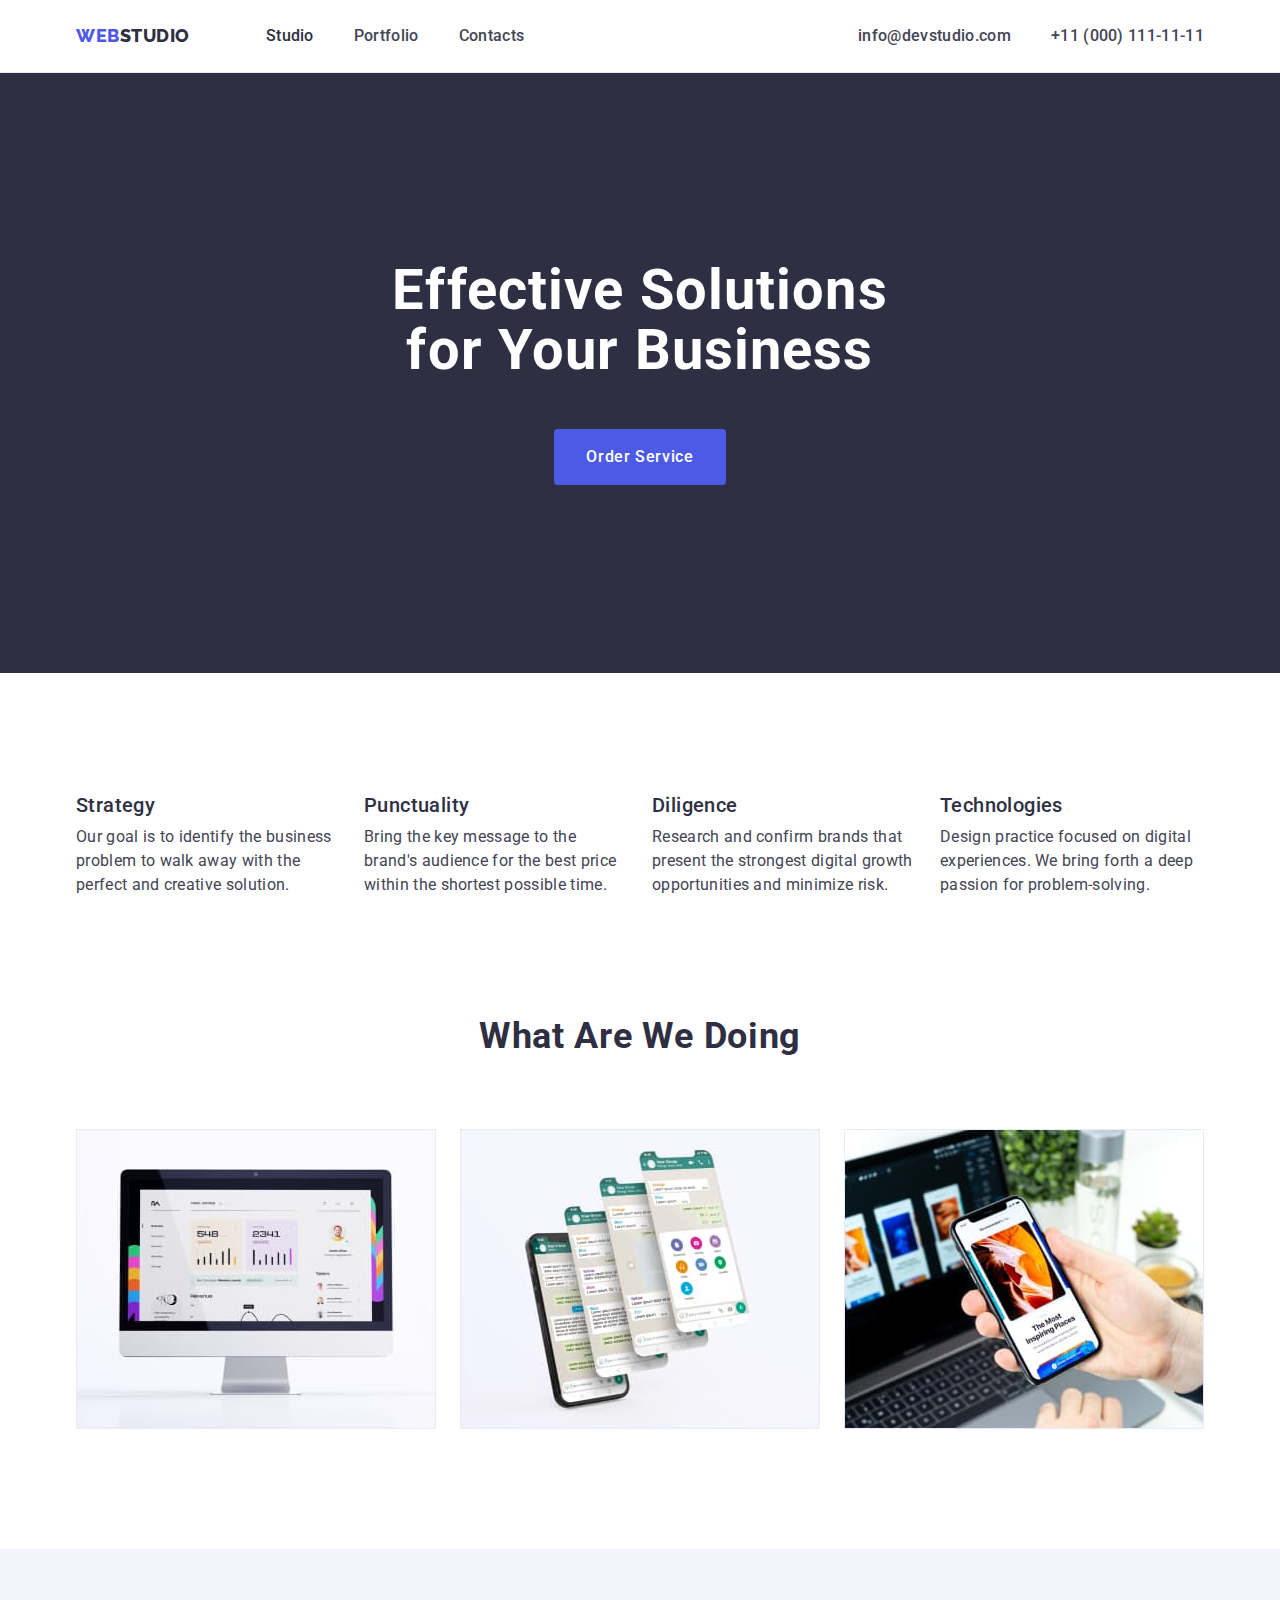
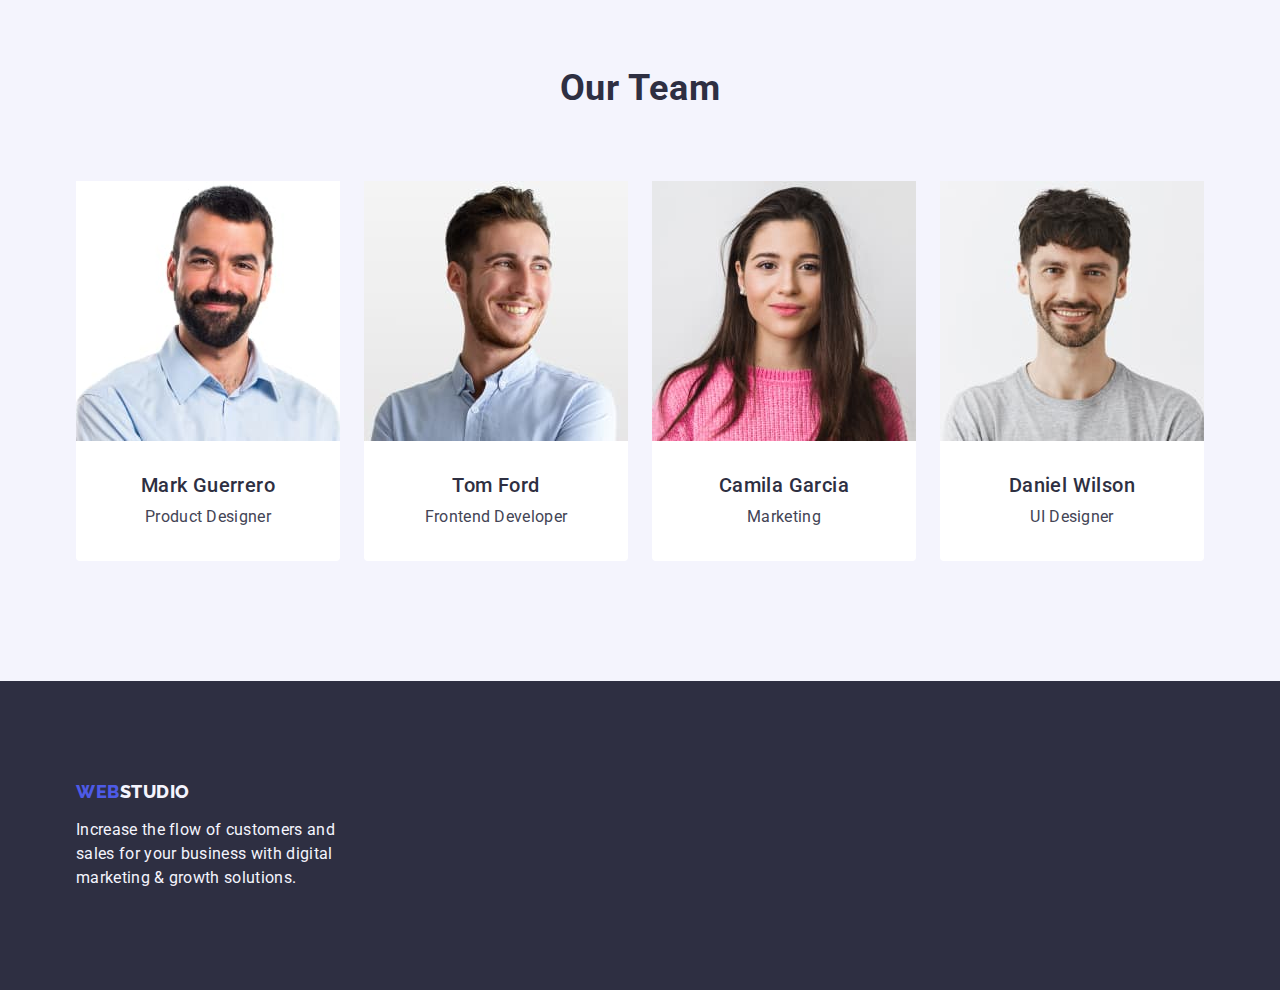
<file: index.html>
<!DOCTYPE html>
<html lang="en">
  <head>
    <meta charset="UTF-8" />
    <meta name="viewport" content="width=device-width, initial-scale=1.0" />
    <link rel="preconnect" href="https://fonts.googleapis.com" />
    <link rel="preconnect" href="https://fonts.gstatic.com" crossorigin />
    <link
      href="https://fonts.googleapis.com/css2?family=Raleway:wght@800&family=Roboto:wght@400;500;700;900&display=swap"
      rel="stylesheet"
    />
    <link rel="stylesheet" href="./css/modern-normalize.min.css" />
    <link rel="stylesheet" href="./css/styles.css" />
    <title>WebStudio</title>
  </head>

  <body>
    <header class="header">
      <div class="container header-container">
        <nav class="nav-container">
          <a href="./index.html" class="logo link">
            Web<span class="logo-text">Studio</span>
          </a>

          <ul class="nav-list list">
            <li class="nav-item">
              <a href="./index.html" class="nav-item-link link">Studio</a>
            </li>
            <li class="nav-item">
              <a href="./portfolio.html" class="nav-item-link link"
                >Portfolio</a
              >
            </li>
            <li class="nav-item">
              <a href="" class="nav-item-link link">Contacts</a>
            </li>
          </ul>
        </nav>
        <address class="address-container">
          <ul class="address-list list">
            <li class="address-item">
              <a href="mailto:info@devstudio.com" class="link"
                >info@devstudio.com</a
              >
            </li>
            <li class="address-item">
              <a href="tel:+110001111111" class="link">+11 (000) 111-11-11</a>
            </li>
          </ul>
        </address>
      </div>
    </header>

    <main>
      <section class="section-title">
        <div class="container">
          <h1 class="title">Effective Solutions for Your Business</h1>

          <button type="button" class="order-button">Order Service</button>
        </div>
      </section>

      <section class="section-features">
        <div class="container">
          <h2 class="visually-hidden features-title title-section">Feature</h2>

          <ul class="features-list list">
            <li class="features-item feature">
              <h3 class="feature-title">Strategy</h3>
              <p class="feature-text">
                Our goal is to identify the business problem to walk away with
                the perfect and creative solution.
              </p>
            </li>
            <li class="features-item feature">
              <h3 class="feature-title">Punctuality</h3>
              <p class="feature-text">
                Bring the key message to the brand's audience for the best price
                within the shortest possible time.
              </p>
            </li>
            <li class="features-item feature">
              <h3 class="feature-title">Diligence</h3>
              <p class="feature-text">
                Research and confirm brands that present the strongest digital
                growth opportunities and minimize risk.
              </p>
            </li>
            <li class="features-item feature">
              <h3 class="feature-title">Technologies</h3>
              <p class="feature-text">
                Design practice focused on digital experiences. We bring forth a
                deep passion for problem-solving.
              </p>
            </li>
          </ul>
        </div>
      </section>

      <section class="section-services">
        <div class="container">
          <h2 class="services-title title-section">What are we doing</h2>

          <ul class="services-list list">
            <li class="services-img">
              <img
                class="image"
                src="./images/ourWorks/laptop.jpg"
                alt="Monitor with an account"
                width="360"
                height="300"
              />
            </li>
            <li class="services-img">
              <img
                class="image"
                src="./images/ourWorks/phone.jpg"
                alt="Mobile phone with multiple screens"
                width="360"
                height="300"
              />
            </li>
            <li class="services-img">
              <img
                class="image"
                src="./images/ourWorks/laptop-phone.jpg"
                alt="Mobile phone on the background of the laptop"
                width="360"
                height="300"
              />
            </li>
          </ul>
        </div>
      </section>

      <section class="section-team">
        <div class="container">
          <h2 class="team-title title-section">Our Team</h2>

          <ul class="team-list list">
            <li class="team-item member">
              <img
                class="image"
                src="./images/ourTeams/markguerrero.jpg"
                alt="Photo of a person"
                width="264"
                height="260"
              />
              <div class="member-info">
                <h3 class="member-name">Mark Guerrero</h3>
                <p class="member-position">Product Designer</p>
              </div>
            </li>
            <li class="team-item member">
              <img
                class="image"
                src="./images/ourTeams/tomford.jpg"
                alt="Photo of a person"
                width="264"
                height="260"
              />
              <div class="member-info">
              <h3 class="member-name">Tom Ford</h3>
              <p class="member-position">Frontend Developer</p>
            </div>
            </li>
            <li class="team-item member">
              <img
                class="image"
                src="./images/ourTeams/camilagarcia.jpg"
                alt="Photo of a person"
                width="264"
                height="260"
              />
              <div class="member-info">
              <h3 class="member-name">Camila Garcia</h3>
              <p class="member-position">Marketing</p>
            </div>
            </li>
            <li class="team-item member">
              <img
                class="image"
                src="./images/ourTeams/danielwilson.jpg"
                alt="Photo of a person"
                width="264"
                height="260"
              />
              <div class="member-info">
              <h3 class="member-name">Daniel Wilson</h3>
              <p class="member-position">UI Designer</p>
            </div>
            </li>
          </ul>
        </div>
      </section>
    </main>

    <footer class="footer">
      <div class="container">
        <a href="./index.html" class="logo link">
          Web<span class="logo-text">Studio</span>
        </a>

        <p class="footer-text">
          Increase the flow of customers and sales for your business with
          digital marketing & growth solutions.
        </p>
      </div>
    </footer>
  </body>
</html>
</file>
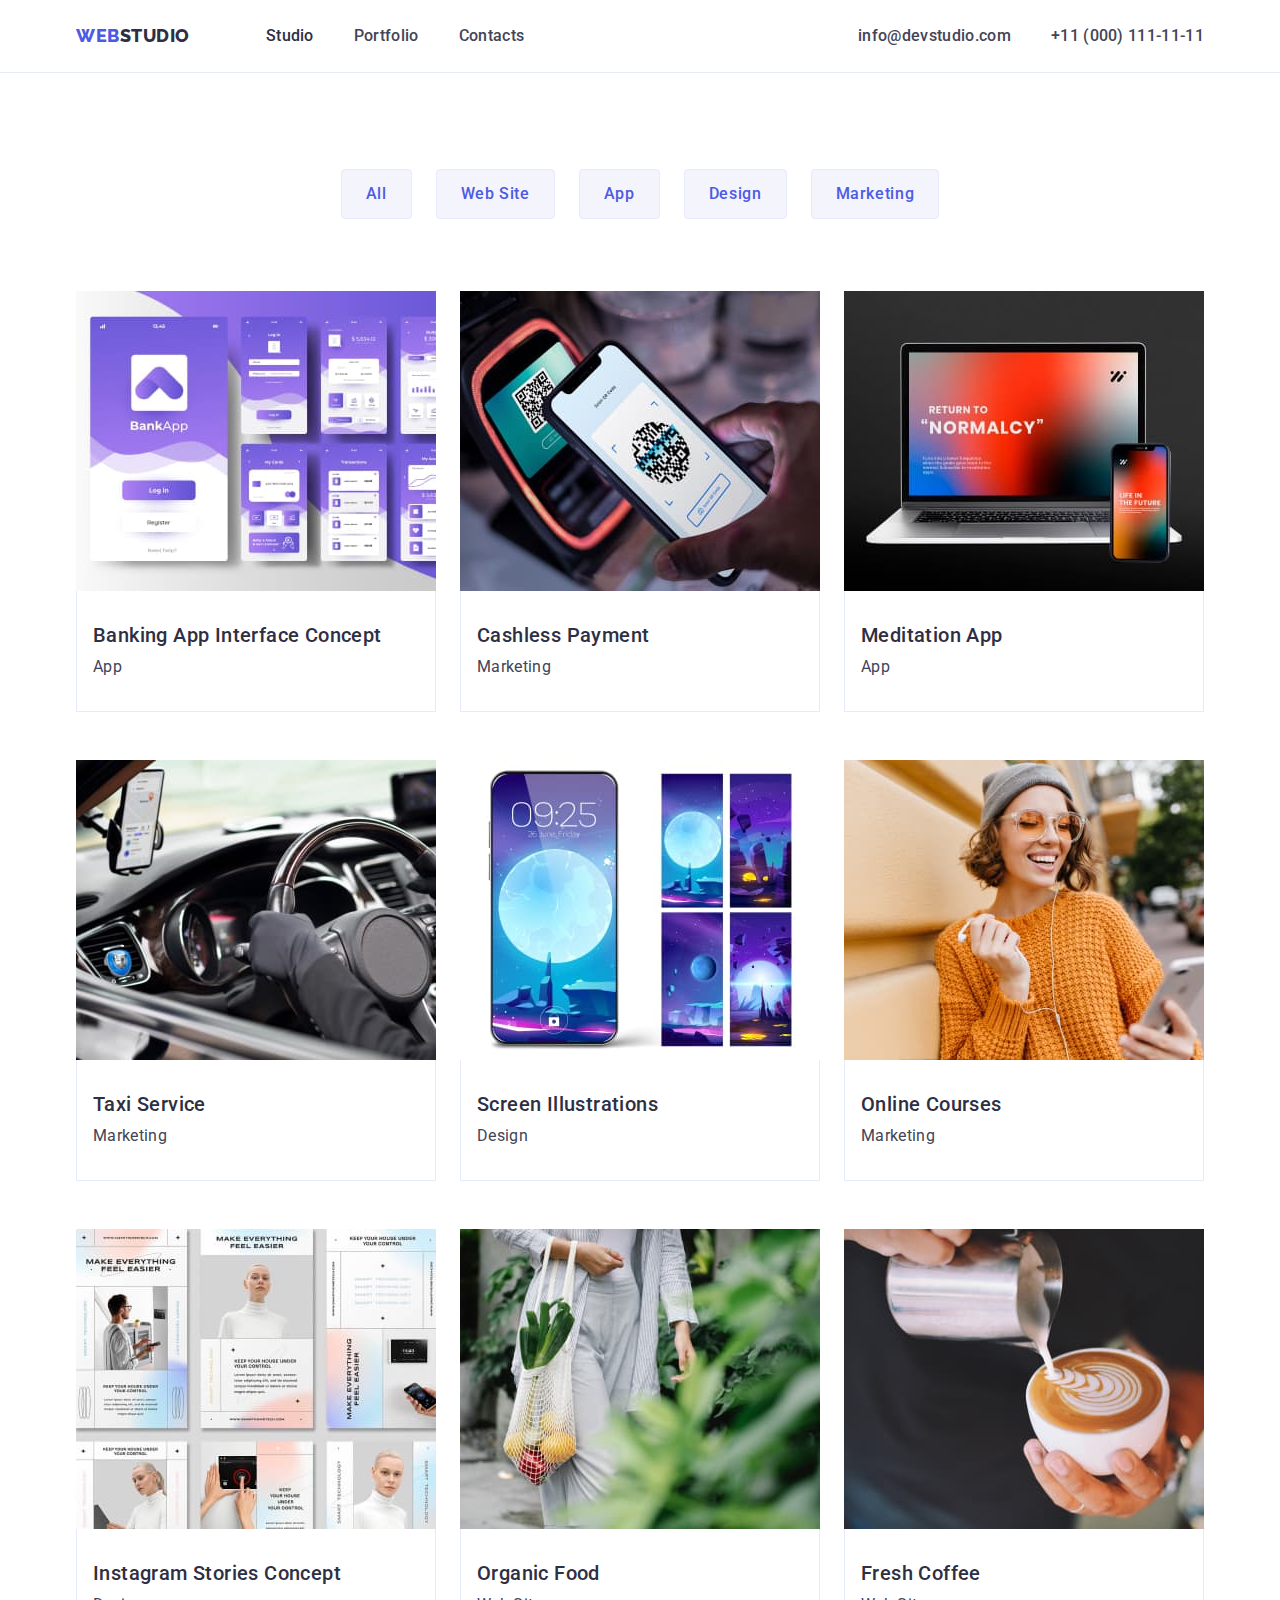
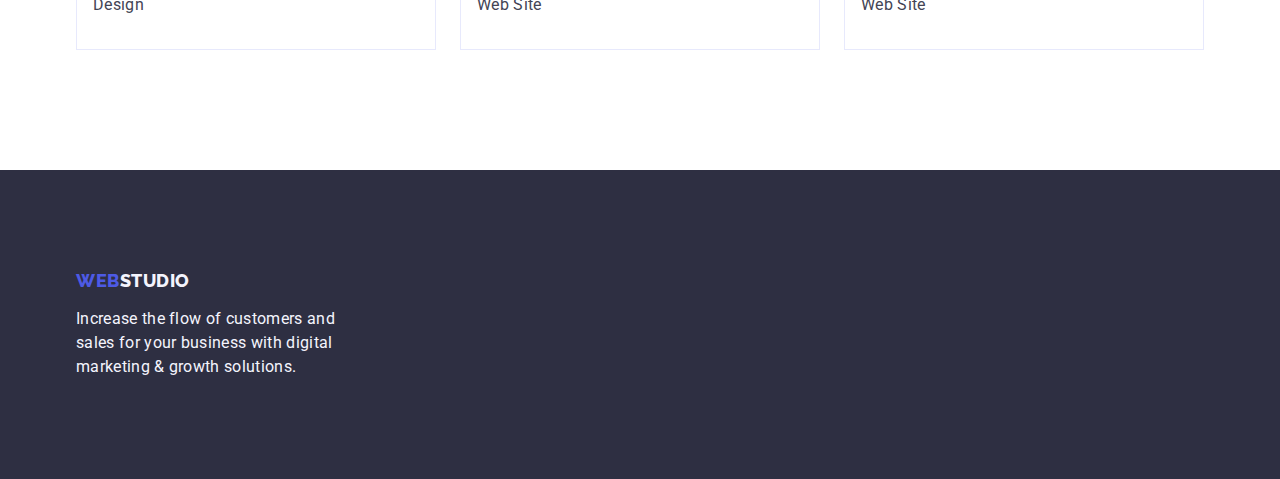
<file: portfolio.html>
<!DOCTYPE html>
<html lang="en">
  <head>
    <meta charset="UTF-8" />
    <meta name="viewport" content="width=device-width, initial-scale=1.0" />
    <link rel="preconnect" href="https://fonts.googleapis.com" />
    <link rel="preconnect" href="https://fonts.gstatic.com" crossorigin />
    <link
      href="https://fonts.googleapis.com/css2?family=Raleway:wght@800&family=Roboto:wght@400;500;700;900&display=swap"
      rel="stylesheet"
    />
    <link rel="stylesheet" href="./css/modern-normalize.min.css" />
    <link rel="stylesheet" href="./css/styles.css" />
    <title>Portfolio</title>
  </head>
  <body>
    <header class="header">
      <div class="container header-container">
        <nav class="nav-container">
          <a href="./index.html" class="logo link">
            Web<span class="logo-text">Studio</span>
          </a>

          <ul class="nav-list list">
            <li class="nav-item">
              <a href="./index.html" class="nav-item-link link">Studio</a>
            </li>
            <li class="nav-item">
              <a href="./portfolio.html" class="nav-item-link link"
                >Portfolio</a
              >
            </li>
            <li class="nav-item">
              <a href="" class="nav-item-link link">Contacts</a>
            </li>
          </ul>
        </nav>
        <address class="address-container">
          <ul class="address-list list">
            <li class="address-item">
              <a href="mailto:info@devstudio.com" class="link"
                >info@devstudio.com</a
              >
            </li>
            <li class="address-item">
              <a href="tel:+110001111111" class="link">+11 (000) 111-11-11</a>
            </li>
          </ul>
        </address>
      </div>
    </header>

    <main>
      <section class="section-projects">
        <div class="container">
          <h1 class="visually-hidden title-section">Projects</h1>

          <ul class="projects-filters list">
            <li class="filters-item">
              <button type="button" class="filter-button">All</button>
            </li>
            <li class="filters-item">
              <button type="button" class="filter-button">Web Site</button>
            </li>
            <li class="filters-item">
              <button type="button" class="filter-button">App</button>
            </li>
            <li class="filters-item">
              <button type="button" class="filter-button">Design</button>
            </li>
            <li class="filters-item">
              <button type="button" class="filter-button">Marketing</button>
            </li>
          </ul>

          <ul class="projects-list list">
            <li class="projects-item project">
              <a href="" class="project-link link">
                <img
                  class="image"
                  src="./images/portfolio/banking.jpg"
                  alt="Banking App Interface Concept"
                  width="360"
                  height="300"
                />
                <div class="project-info">
                  <h2 class="project-title">Banking App Interface Concept</h2>
                  <p class="project-type">App</p>
                </div>
              </a>
            </li>
            <li class="projects-item project">
              <a href="" class="project-link link">
                <img
                  class="image"
                  src="./images/portfolio/payment.jpg"
                  alt="Cashless Payment"
                  width="360"
                  height="300"
                />
                <div class="project-info">
                  <h2 class="project-title">Cashless Payment</h2>
                  <p class="project-type">Marketing</p>
                </div>
              </a>
            </li>
            <li class="projects-item project">
              <a href="" class="project-link link">
                <img
                  class="image"
                  src="./images/portfolio/meditation.jpg"
                  alt="Meditation App"
                  width="360"
                  height="300"
                />
                <div class="project-info">
                  <h2 class="project-title">Meditation App</h2>
                  <p class="project-type">App</p>
                </div>
              </a>
            </li>
            <li class="projects-item project">
              <a href="" class="project-link link">
                <img
                  class="image"
                  src="./images/portfolio/taxi.jpg"
                  alt="Taxi Service"
                  width="360"
                  height="300"
                />
                <div class="project-info">
                  <h2 class="project-title">Taxi Service</h2>
                  <p class="project-type">Marketing</p>
                </div>
              </a>
            </li>
            <li class="projects-item project">
              <a href="" class="project-link link">
                <img
                  class="image"
                  src="./images/portfolio/screen.jpg"
                  alt="Screen Illustrations"
                  width="360"
                  height="300"
                />
                <div class="project-info">
                  <h2 class="project-title">Screen Illustrations</h2>
                  <p class="project-type">Design</p>
                </div>
              </a>
            </li>
            <li class="projects-item project">
              <a href="" class="project-link link">
                <img
                  class="image"
                  src="./images/portfolio/online-courses.jpg"
                  alt="Online Courses"
                  width="360"
                  height="300"
                />
                <div class="project-info">
                  <h2 class="project-title">Online Courses</h2>
                  <p class="project-type">Marketing</p>
                </div>
              </a>
            </li>
            <li class="projects-item project">
              <a href="" class="project-link link">
                <img
                  class="image"
                  src="./images/portfolio/insta-stori.jpg"
                  alt="Instagram Stories Concept"
                  width="360"
                  height="300"
                />
                <div class="project-info">
                  <h2 class="project-title">Instagram Stories Concept</h2>
                  <p class="project-type">Design</p>
                </div>
              </a>
            </li>
            <li class="projects-item project">
              <a href="" class="project-link link">
                <img
                  class="image"
                  src="./images/portfolio/food.jpg"
                  alt="Organic Food"
                  width="360"
                  height="300"
                />
                <div class="project-info">
                  <h2 class="project-title">Organic Food</h2>
                  <p class="project-type">Web Site</p>
                </div>
              </a>
            </li>
            <li class="projects-item project">
              <a href="" class="project-link link">
                <img
                  class="image"
                  src="./images/portfolio/coffee.jpg"
                  alt="Fresh Coffee"
                  width="360"
                  height="300"
                />
                <div class="project-info">
                  <h2 class="project-title">Fresh Coffee</h2>
                  <p class="project-type">Web Site</p>
                </div>
              </a>
            </li>
          </ul>
        </div>
      </section>
    </main>

    <footer class="footer">
      <div class="container">
        <a href="./index.html" class="logo link">
          Web<span class="logo-text">Studio</span>
        </a>

        <p class="footer-text">
          Increase the flow of customers and sales for your business with
          digital marketing & growth solutions.
        </p>
      </div>
    </footer>
  </body>
</html>
</file>
<file: css/styles.css>
:root {
    --iris: #4D5AE5;
    --ocean: #404BBF;
    --navyblue: #2E2F42;
    --green: #31D0AA;
    --slate: #434455;
    --light-slate: #8E8F99;
    --cornflower: #E7E9FC;
    --cloud: #F4F4FD;
    --navyblue-modal: rgba(46, 47, 66, 0.4);
    --grey: #2E2F42;
    --white: #FFFFFF;
    --dairy: #FCFCFC;
}

body {
    font-family: Roboto, sans-serif;
    color: var(--slate, #434455);
    background: var(--white, #FFF);
}

.link {
    text-decoration: none;
    color: var(--navyblue, #2E2F42);
}

.list {
    list-style: none;
    margin: 0;
    padding: 0;
}

.image {
    display: block;
    min-width: 100%;
    height: auto;
}

p, h1, h2, h3, h4, h5, h6 {
    margin: 0;
    padding: 0;
}

.visually-hidden {
    position: absolute;
    width: 1px;
    height: 1px;
    margin: -1px;
    border: 0;
    padding: 0;
    
    white-space: nowrap;
    clip-path: inset(100%);
    clip: rect(0 0 0 0);
    overflow: hidden;
  }

header,
.section-features,
.section-services,
.section-team .team-item {
    background: var(--white, #FFF);
}
.header {
    border-bottom: 1px solid #e7e9fc;
}
.container {
    width: 1158px;
    margin-left: auto;
    margin-right: auto;
    padding-left: 15px;
    padding-right: 15px;
}

.header-container {
    display: flex;
    align-items: center;
    justify-content: space-between;
}

.nav-container {
    display: flex;
    align-items: center;
}

.address-container {
    font-style: normal;
}

.nav-list,
.address-list {
    display: flex;
    gap: 40px;
}

.address-item {
    padding: 24px 0;
}

.address-list {
    display: flex;
    gap: 40px;
}

.section-title,
footer {
    background: var(--navyblue, #2E2F42);
}

.logo {
    font-family: Raleway, sans-serif;
    font-size: 1.125rem;
    font-weight: 800;
    line-height: 1.17;
    letter-spacing: 0.03375rem;
    text-transform: uppercase;
    color: var(--iris, #4D5AE5);
    margin-right: 76px;
}

header .logo-text {
    color: var(--navyblue, #2E2F42);
}

footer .logo-text {
    color: var(--cloud, #F4F4FD);
}

.nav-item a,
.address-item a {
    font-size: 16px;
    font-weight: 500;
    line-height: 1.5rem;
    letter-spacing: 0.02rem;
    color: var(--slate, #434455);
}

.nav-item:first-of-type > a {
    color: var(--navyblue, #2E2F42);
    padding: 24px 0;
}

.nav-item a:hover, .nav-item a:focus,
.address-item a:hover, .address-item a:focus {
    color: var(--ocean, #404BBF);
}

.title {
    max-width: 496px;
}

.section-title {
    padding: 188px 0;
}

.section-title .title  {
    font-size: 56px;
    font-weight: 700;
    line-height: 1.07;
    letter-spacing: 0.07rem;
    text-align: center;
    color: var(--white, #FFF);
    margin: 0 auto 48px auto;
}

.section-title .order-button {
    display: block;
    min-width: 169px;
    
    border-radius: 4px;
    border: none;
    padding: 16px 32px;
    margin: 0 auto;
    
    font-family: inherit;
    font-size: 16px;
    font-weight: 500;
    line-height: 1.5rem;
    letter-spacing: 0.04rem;
    cursor: pointer;
    color: var(--white, #FFF);

    background: var(--iris, #4D5AE5);
}

.section-title .order-button:hover,
.section-title .order-button:focus {
    background: var(--ocean, #404BBF);
}

.title-section {
    font-size: 36px;
    font-weight: 700;
    line-height: 1.11;
    letter-spacing: 0.02em;
    text-align: center;
    text-transform: capitalize;
    color: var(--navyblue, #2E2F42);
}

.section-features {
    padding: 120px 0;

}

.features-list {
    display: flex;
    gap: 24px;

}

.features-item {
    flex-basis: calc((100% - 72px) / 4);
}

.feature-title{
    margin-bottom: 8px;
}

.feature-title,
.member-name {
    font-size: 20px;
    font-weight: 500;
    line-height: 1.5rem;
    letter-spacing: 0.025rem;
    color: var(--navyblue, #2E2F42);
}

.feature-text,
.member-position {
    font-size: 16px;
    line-height: 1.5rem;
    letter-spacing: 0.02rem;
    color: var(--slate, #434455);
}
.section-services {
    padding-bottom: 120px;
}

.services-title {
    margin-bottom: 72px;
}

.services-list {
    display: flex;
    gap: 24px;
}

.section-team {
    background: var(--cloud, #F4F4FD);
    padding: 120px 0;
}


.team-title {
    margin-bottom: 72px;
}
.team-list {
    display: flex;
    gap: 24px;

}

.team-item {
    border-radius: 0px 0px 4px 4px;
}
.member-info {
    padding: 32px 16px;
}

.member-name {
    text-align: center;
    margin-bottom: 8px;
}

.member-position {
    text-align: center;
}

.footer {
    padding: 100px 0;
}

.footer .logo {
    display: inline-block;
    margin-bottom: 16px;
}

.footer-text {
    font-size: 16px;
    line-height: 1.5rem;
    letter-spacing: 0.02rem;
    color: var(--cloud, #F4F4FD);
    width: 25%;
    min-width: 264px;
}


/* Project Page */

.filter-button {
    font-family: Roboto, sans-serif;
    font-size: 16px;
    font-weight: 500;
    line-height: 1.5;
    letter-spacing: 0.04em;
    text-align: center;
    cursor: pointer;

    color: var(--iris, #4D5AE5);
    background-color: var(--cloud, #F4F4FD);

    padding: 12px 24px;
    border: 1px solid var(--cornflower);
    border-radius: 4px;
}

.filter-button:hover,
.filter-button:focus{
    color: var(--white);
    background-color: var(--ocean);
    border: 1px solid transparent;
}

.project-title {
    font-size: 20px;
    font-weight: 500;
    line-height: 1.2;
    letter-spacing: 0.02em;
    color: var(--navyblue, #2E2F42);
    margin-bottom: 8px;
}

.project-type {
    font-size: 1rem;
    line-height: 1.5rem;
    letter-spacing: 0.02rem;
    color: var(--slate, #434455);
}
.section-projects {
    padding-top: 96px;
    padding-bottom: 120px;
}

.projects-filters {
    display: flex;
    justify-content: center;
    gap: 24px;
    margin-bottom: 72px;
}

.projects-list {
    display: flex;
    flex-wrap: wrap;
    row-gap: 48px;
    column-gap: 24px;

}

.project {
    width: calc((100% - 48px) / 3);
}

.project-info {
    padding: 32px 16px;
    border: 1px solid var(--cornflower);
    border-top: none;
}
</file>
